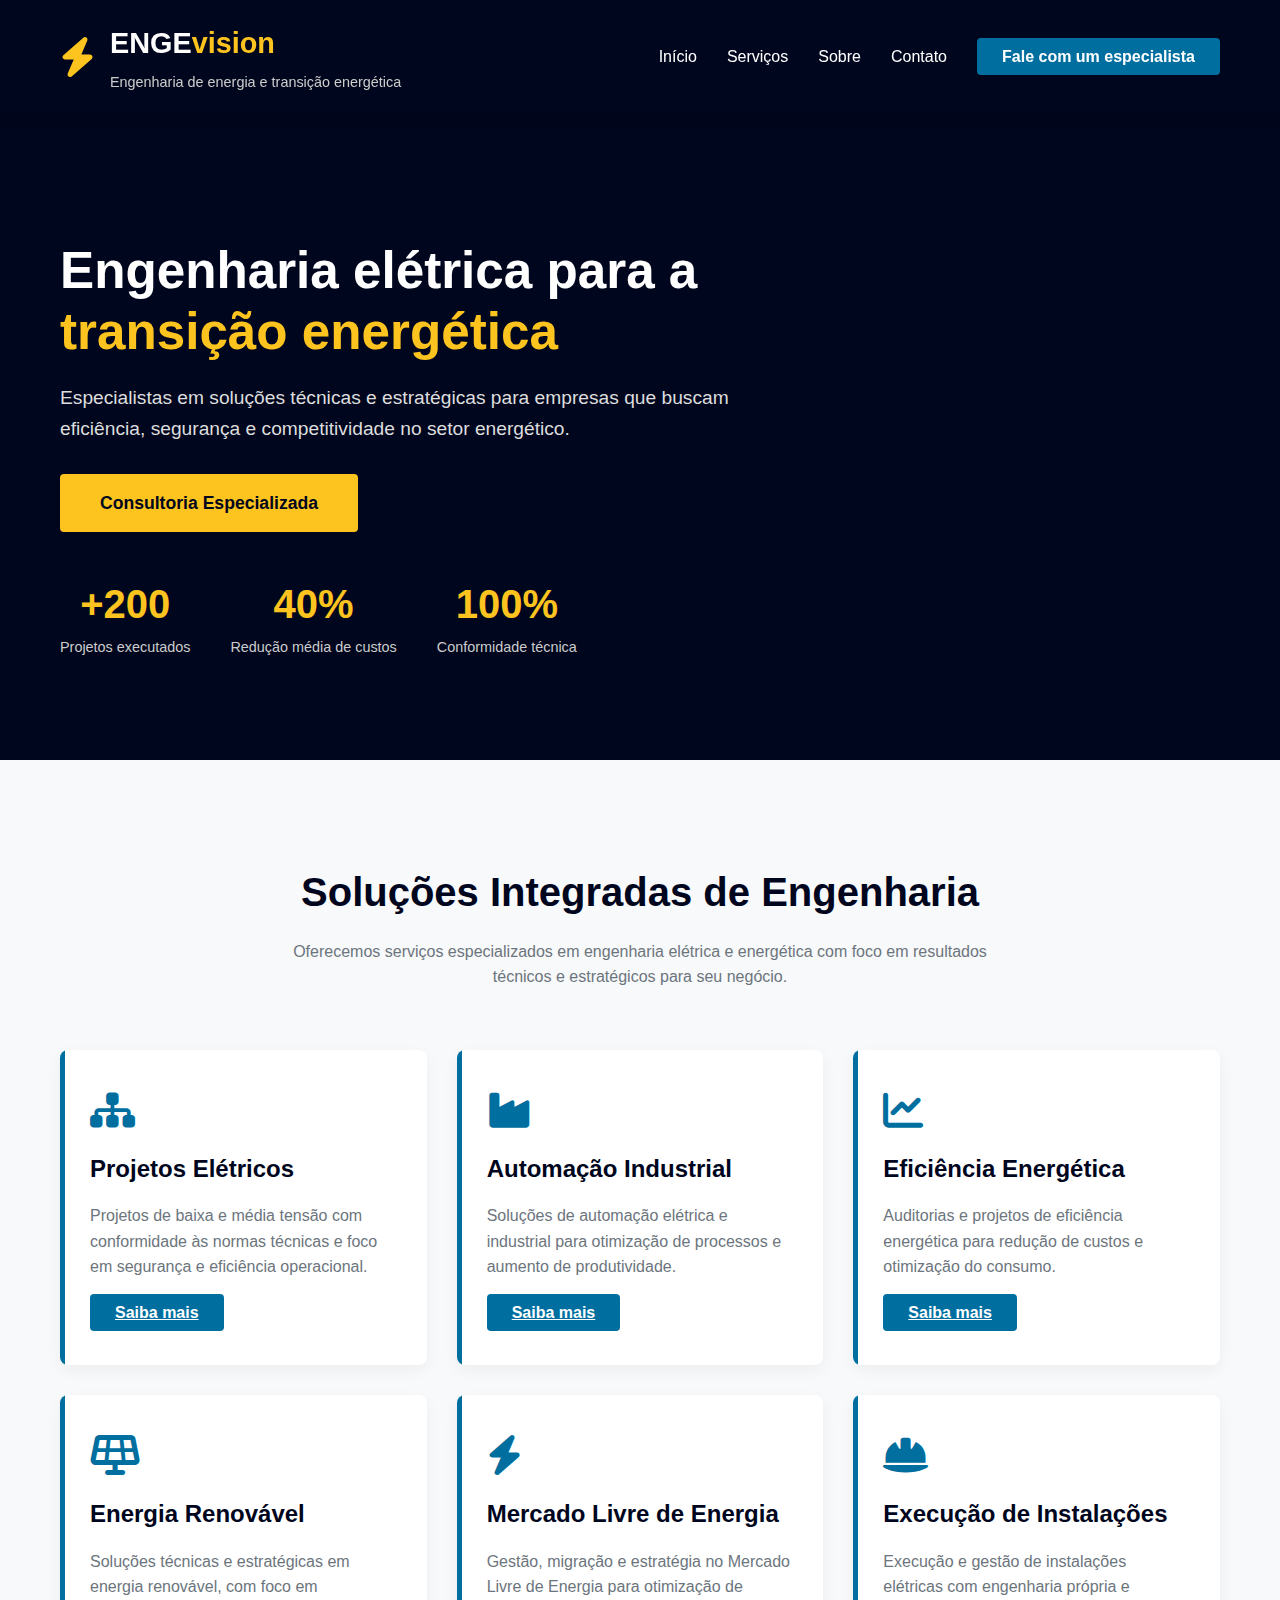
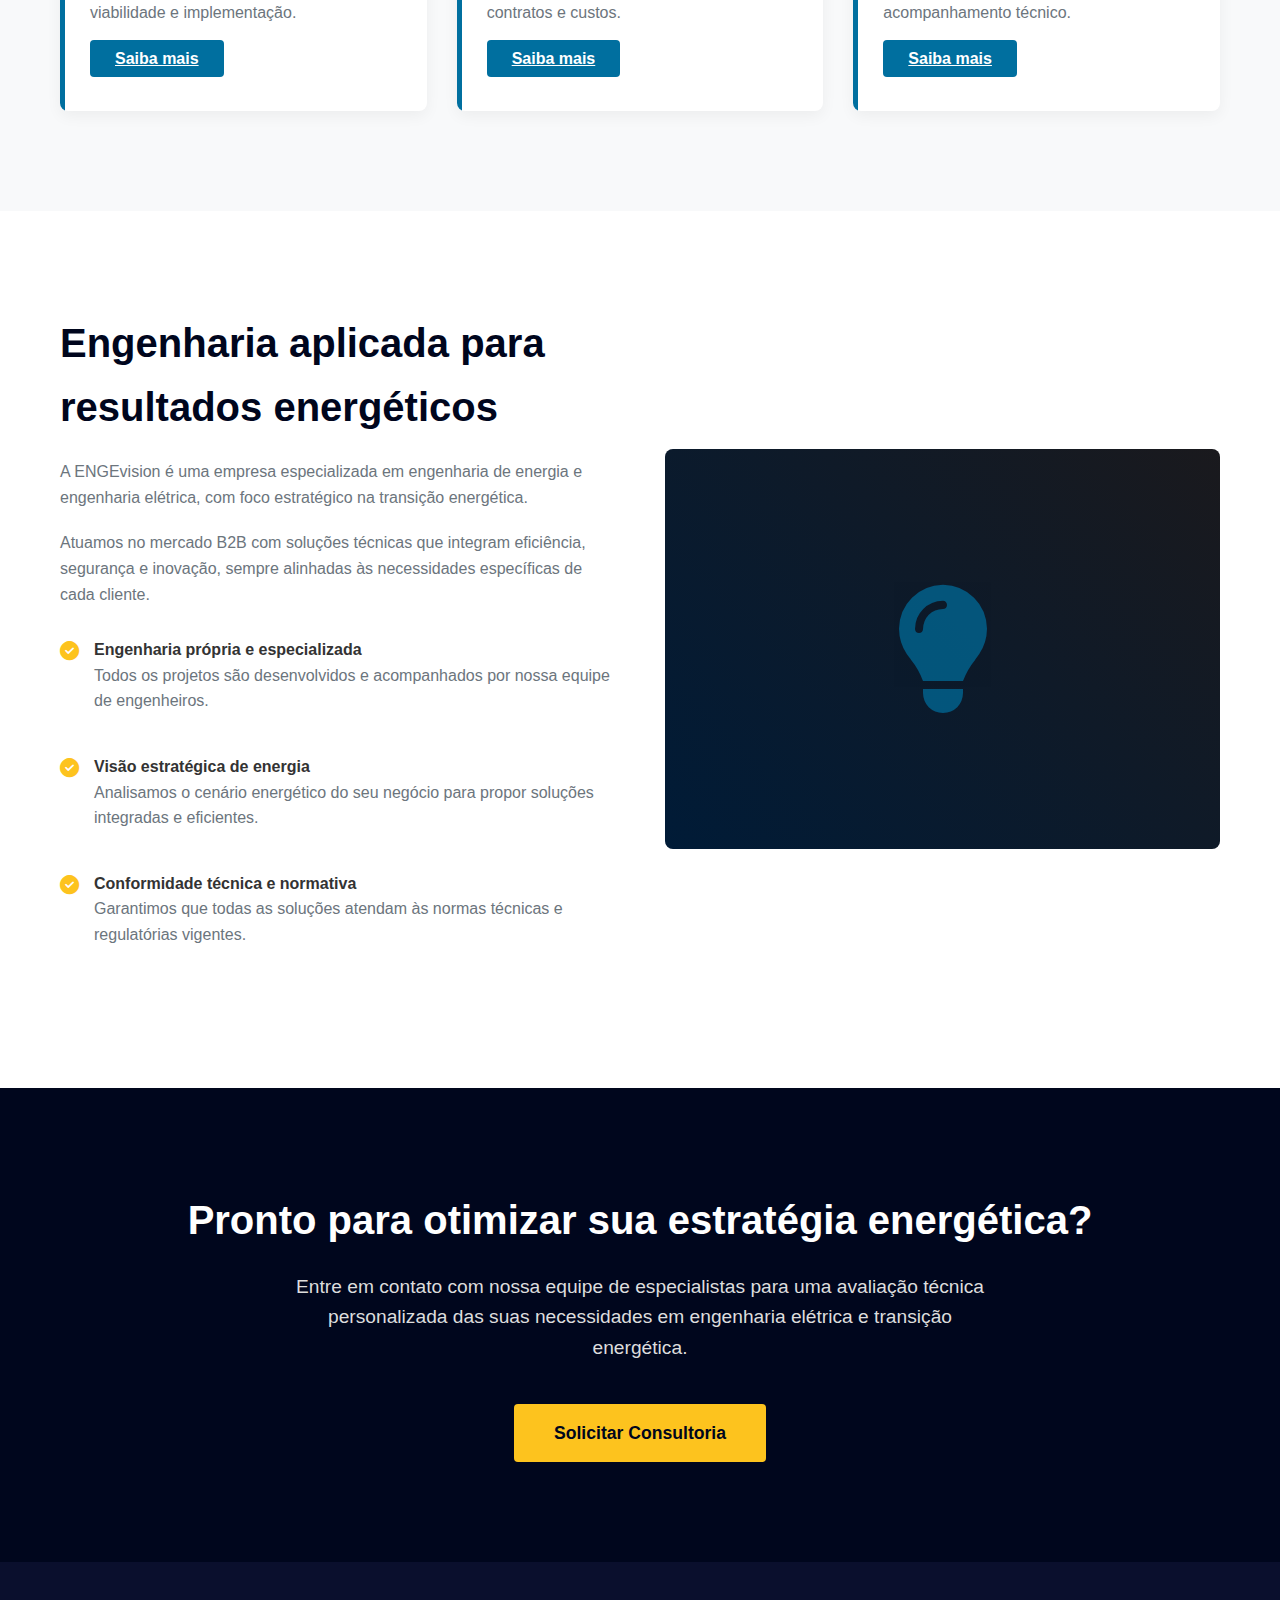
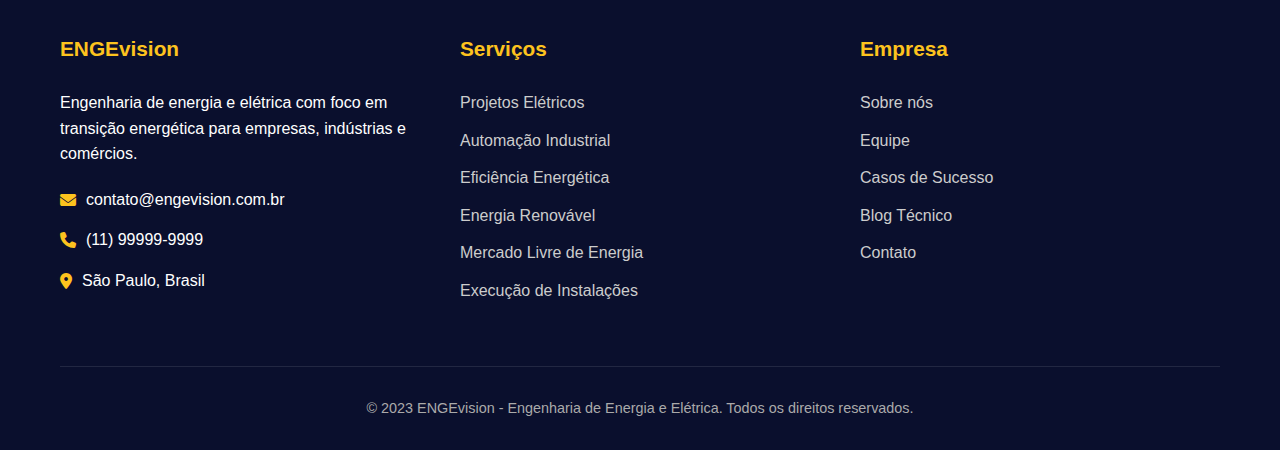
<file: pagina-inicial.html>
<!DOCTYPE html>
<html lang="pt-BR">
<head>
    <meta charset="UTF-8">
    <meta name="viewport" content="width=device-width, initial-scale=1.0">
    <title>ENGEvision | Engenharia de Energia e Transição Energética</title>
    <link rel="stylesheet" href="https://cdnjs.cloudflare.com/ajax/libs/font-awesome/6.4.0/css/all.min.css">
    <style>
        :root {
            --primary-bg: #00061d;
            --primary-blue: #006f9f;
            --energy-yellow: #fdc31e;
            --light-bg: #f8f9fa;
            --text-light: #ffffff;
            --text-dark: #333333;
            --text-gray: #6c757d;
        }
        
        * {
            margin: 0;
            padding: 0;
            box-sizing: border-box;
            font-family: 'Segoe UI', Tahoma, Geneva, Verdana, sans-serif;
        }
        
        body {
            line-height: 1.6;
            color: var(--text-dark);
            background-color: var(--light-bg);
        }
        
        .container {
            width: 100%;
            max-width: 1200px;
            margin: 0 auto;
            padding: 0 20px;
        }
        
        /* Header */
        header {
            background-color: var(--primary-bg);
            padding: 20px 0;
            position: fixed;
            width: 100%;
            top: 0;
            z-index: 1000;
            box-shadow: 0 4px 12px rgba(0, 0, 0, 0.1);
        }
        
        .header-container {
            display: flex;
            justify-content: space-between;
            align-items: center;
        }
        
        .logo {
            display: flex;
            align-items: center;
            gap: 15px;
        }
        
        .logo-icon {
            color: var(--energy-yellow);
            font-size: 2.5rem;
        }
        
        .logo-text {
            color: var(--text-light);
            font-size: 1.8rem;
            font-weight: 700;
        }
        
        .logo-text span {
            color: var(--energy-yellow);
        }
        
        .logo-tagline {
            display: block;
            font-size: 0.9rem;
            font-weight: 300;
            color: #ccc;
            margin-top: 5px;
        }
        
        nav ul {
            display: flex;
            list-style: none;
            gap: 30px;
        }
        
        nav a {
            color: var(--text-light);
            text-decoration: none;
            font-weight: 500;
            font-size: 1rem;
            transition: color 0.3s;
        }
        
        nav a:hover {
            color: var(--energy-yellow);
        }
        
        .cta-button {
            background-color: var(--primary-blue);
            color: var(--text-light);
            padding: 10px 25px;
            border-radius: 4px;
            font-weight: 600;
            transition: all 0.3s;
        }
        
        .cta-button:hover {
            background-color: var(--energy-yellow);
            color: var(--primary-bg);
        }
        
        .mobile-menu-btn {
            display: none;
            background: none;
            border: none;
            color: var(--text-light);
            font-size: 1.5rem;
            cursor: pointer;
        }
        
        /* Hero Section */
        .hero {
            background-color: var(--primary-bg);
            color: var(--text-light);
            padding: 160px 0 100px;
            margin-top: 80px;
            position: relative;
            overflow: hidden;
        }
        
        .hero-bg {
            position: absolute;
            top: 0;
            right: 0;
            height: 100%;
            opacity: 0.1;
            z-index: 0;
        }
        
        .hero-content {
            position: relative;
            z-index: 1;
            max-width: 700px;
        }
        
        .hero h1 {
            font-size: 3.2rem;
            line-height: 1.2;
            margin-bottom: 20px;
        }
        
        .hero h1 span {
            color: var(--energy-yellow);
        }
        
        .hero p {
            font-size: 1.2rem;
            margin-bottom: 30px;
            color: #ddd;
        }
        
        .hero-stats {
            display: flex;
            gap: 40px;
            margin-top: 40px;
        }
        
        .stat-item {
            text-align: center;
        }
        
        .stat-number {
            font-size: 2.5rem;
            font-weight: 700;
            color: var(--energy-yellow);
        }
        
        .stat-label {
            font-size: 0.9rem;
            color: #ccc;
        }
        
        /* Services Section */
        .section-title {
            text-align: center;
            margin-bottom: 60px;
        }
        
        .section-title h2 {
            font-size: 2.5rem;
            color: var(--primary-bg);
            margin-bottom: 15px;
        }
        
        .section-title p {
            color: var(--text-gray);
            max-width: 700px;
            margin: 0 auto;
        }
        
        .services {
            padding: 100px 0;
            background-color: var(--light-bg);
        }
        
        .services-grid {
            display: grid;
            grid-template-columns: repeat(auto-fit, minmax(300px, 1fr));
            gap: 30px;
        }
        
        .service-card {
            background-color: white;
            border-radius: 8px;
            padding: 40px 30px;
            box-shadow: 0 5px 15px rgba(0, 0, 0, 0.05);
            transition: transform 0.3s, box-shadow 0.3s;
            position: relative;
            overflow: hidden;
        }
        
        .service-card:hover {
            transform: translateY(-10px);
            box-shadow: 0 15px 30px rgba(0, 0, 0, 0.1);
        }
        
        .service-card::before {
            content: '';
            position: absolute;
            top: 0;
            left: 0;
            width: 5px;
            height: 100%;
            background-color: var(--primary-blue);
        }
        
        .service-icon {
            font-size: 2.5rem;
            color: var(--primary-blue);
            margin-bottom: 20px;
        }
        
        .service-card h3 {
            font-size: 1.5rem;
            margin-bottom: 15px;
            color: var(--primary-bg);
        }
        
        .service-card p {
            color: var(--text-gray);
            margin-bottom: 20px;
        }
        
        /* About Section */
        .about {
            padding: 100px 0;
            background-color: white;
        }
        
        .about-content {
            display: grid;
            grid-template-columns: 1fr 1fr;
            gap: 50px;
            align-items: center;
        }
        
        .about-text h2 {
            font-size: 2.5rem;
            color: var(--primary-bg);
            margin-bottom: 20px;
        }
        
        .about-text p {
            margin-bottom: 20px;
            color: var(--text-gray);
        }
        
        .about-features {
            margin-top: 30px;
        }
        
        .feature-item {
            display: flex;
            align-items: flex-start;
            margin-bottom: 20px;
        }
        
        .feature-icon {
            color: var(--energy-yellow);
            font-size: 1.2rem;
            margin-right: 15px;
            margin-top: 5px;
        }
        
        .about-image {
            background-color: var(--primary-bg);
            height: 400px;
            border-radius: 8px;
            display: flex;
            align-items: center;
            justify-content: center;
            position: relative;
            overflow: hidden;
        }
        
        .about-image::before {
            content: '';
            position: absolute;
            width: 100%;
            height: 100%;
            background: linear-gradient(45deg, rgba(0, 111, 159, 0.2), rgba(253, 195, 30, 0.1));
        }
        
        .about-image i {
            font-size: 8rem;
            color: var(--primary-blue);
            opacity: 0.7;
        }
        
        /* CTA Section */
        .cta-section {
            padding: 100px 0;
            background-color: var(--primary-bg);
            color: var(--text-light);
            text-align: center;
        }
        
        .cta-section h2 {
            font-size: 2.5rem;
            margin-bottom: 20px;
        }
        
        .cta-section p {
            font-size: 1.2rem;
            margin-bottom: 40px;
            max-width: 700px;
            margin-left: auto;
            margin-right: auto;
            color: #ddd;
        }
        
        .cta-button-large {
            background-color: var(--energy-yellow);
            color: var(--primary-bg);
            padding: 15px 40px;
            border-radius: 4px;
            font-weight: 700;
            font-size: 1.1rem;
            text-decoration: none;
            display: inline-block;
            transition: all 0.3s;
        }
        
        .cta-button-large:hover {
            background-color: white;
            transform: translateY(-5px);
        }
        
        /* Footer */
        footer {
            background-color: #0a0f2d;
            color: var(--text-light);
            padding: 70px 0 30px;
        }
        
        .footer-content {
            display: grid;
            grid-template-columns: repeat(auto-fit, minmax(250px, 1fr));
            gap: 40px;
            margin-bottom: 50px;
        }
        
        .footer-column h3 {
            font-size: 1.3rem;
            margin-bottom: 25px;
            color: var(--energy-yellow);
        }
        
        .footer-column ul {
            list-style: none;
        }
        
        .footer-column ul li {
            margin-bottom: 12px;
        }
        
        .footer-column a {
            color: #ccc;
            text-decoration: none;
            transition: color 0.3s;
        }
        
        .footer-column a:hover {
            color: var(--energy-yellow);
        }
        
        .contact-info {
            margin-top: 20px;
        }
        
        .contact-info div {
            display: flex;
            align-items: center;
            margin-bottom: 15px;
        }
        
        .contact-info i {
            margin-right: 10px;
            color: var(--energy-yellow);
        }
        
        .copyright {
            text-align: center;
            padding-top: 30px;
            border-top: 1px solid rgba(255, 255, 255, 0.1);
            color: #aaa;
            font-size: 0.9rem;
        }
        
        /* Responsive */
        @media (max-width: 992px) {
            .hero h1 {
                font-size: 2.5rem;
            }
            
            .about-content {
                grid-template-columns: 1fr;
            }
        }
        
        @media (max-width: 768px) {
            .header-container {
                flex-wrap: wrap;
            }
            
            nav {
                display: none;
                width: 100%;
                margin-top: 20px;
            }
            
            nav.active {
                display: block;
            }
            
            nav ul {
                flex-direction: column;
                gap: 15px;
            }
            
            .mobile-menu-btn {
                display: block;
            }
            
            .hero {
                padding: 150px 0 80px;
            }
            
            .hero h1 {
                font-size: 2.2rem;
            }
            
            .hero-stats {
                flex-wrap: wrap;
                gap: 20px;
            }
        }
        
        @media (max-width: 576px) {
            .section-title h2 {
                font-size: 2rem;
            }
            
            .service-card {
                padding: 30px 20px;
            }
        }
    </style>
</head>
<body>
    <!-- Header -->
    <header>
        <div class="container header-container">
            <div class="logo">
                <i class="fas fa-bolt logo-icon"></i>
                <div>
                    <div class="logo-text">ENGE<span>vision</span></div>
                    <div class="logo-tagline">Engenharia de energia e transição energética</div>
                </div>
            </div>
            
            <button class="mobile-menu-btn" id="mobileMenuBtn">
                <i class="fas fa-bars"></i>
            </button>
            
            <nav id="mainNav">
                <ul>
                    <li><a href="#home">Início</a></li>
                    <li><a href="#services">Serviços</a></li>
                    <li><a href="#about">Sobre</a></li>
                    <li><a href="#contact">Contato</a></li>
                    <li><a href="#" class="cta-button">Fale com um especialista</a></li>
                </ul>
            </nav>
        </div>
    </header>

    <!-- Hero Section -->
    <section class="hero" id="home">
        <div class="container">
            <div class="hero-content">
                <h1>Engenharia elétrica para a <span>transição energética</span></h1>
                <p>Especialistas em soluções técnicas e estratégicas para empresas que buscam eficiência, segurança e competitividade no setor energético.</p>
                <a href="#contact" class="cta-button-large">Consultoria Especializada</a>
                
                <div class="hero-stats">
                    <div class="stat-item">
                        <div class="stat-number">+200</div>
                        <div class="stat-label">Projetos executados</div>
                    </div>
                    <div class="stat-item">
                        <div class="stat-number">40%</div>
                        <div class="stat-label">Redução média de custos</div>
                    </div>
                    <div class="stat-item">
                        <div class="stat-number">100%</div>
                        <div class="stat-label">Conformidade técnica</div>
                    </div>
                </div>
            </div>
        </div>
    </section>

    <!-- Services Section -->
    <section class="services" id="services">
        <div class="container">
            <div class="section-title">
                <h2>Soluções Integradas de Engenharia</h2>
                <p>Oferecemos serviços especializados em engenharia elétrica e energética com foco em resultados técnicos e estratégicos para seu negócio.</p>
            </div>
            
            <div class="services-grid">
                <div class="service-card">
                    <i class="fas fa-sitemap service-icon"></i>
                    <h3>Projetos Elétricos</h3>
                    <p>Projetos de baixa e média tensão com conformidade às normas técnicas e foco em segurança e eficiência operacional.</p>
                    <a href="#" class="cta-button">Saiba mais</a>
                </div>
                
                <div class="service-card">
                    <i class="fas fa-industry service-icon"></i>
                    <h3>Automação Industrial</h3>
                    <p>Soluções de automação elétrica e industrial para otimização de processos e aumento de produtividade.</p>
                    <a href="#" class="cta-button">Saiba mais</a>
                </div>
                
                <div class="service-card">
                    <i class="fas fa-chart-line service-icon"></i>
                    <h3>Eficiência Energética</h3>
                    <p>Auditorias e projetos de eficiência energética para redução de custos e otimização do consumo.</p>
                    <a href="#" class="cta-button">Saiba mais</a>
                </div>
                
                <div class="service-card">
                    <i class="fas fa-solar-panel service-icon"></i>
                    <h3>Energia Renovável</h3>
                    <p>Soluções técnicas e estratégicas em energia renovável, com foco em viabilidade e implementação.</p>
                    <a href="#" class="cta-button">Saiba mais</a>
                </div>
                
                <div class="service-card">
                    <i class="fas fa-bolt service-icon"></i>
                    <h3>Mercado Livre de Energia</h3>
                    <p>Gestão, migração e estratégia no Mercado Livre de Energia para otimização de contratos e custos.</p>
                    <a href="#" class="cta-button">Saiba mais</a>
                </div>
                
                <div class="service-card">
                    <i class="fas fa-hard-hat service-icon"></i>
                    <h3>Execução de Instalações</h3>
                    <p>Execução e gestão de instalações elétricas com engenharia própria e acompanhamento técnico.</p>
                    <a href="#" class="cta-button">Saiba mais</a>
                </div>
            </div>
        </div>
    </section>

    <!-- About Section -->
    <section class="about" id="about">
        <div class="container">
            <div class="about-content">
                <div class="about-text">
                    <h2>Engenharia aplicada para resultados energéticos</h2>
                    <p>A ENGEvision é uma empresa especializada em engenharia de energia e engenharia elétrica, com foco estratégico na transição energética.</p>
                    <p>Atuamos no mercado B2B com soluções técnicas que integram eficiência, segurança e inovação, sempre alinhadas às necessidades específicas de cada cliente.</p>
                    
                    <div class="about-features">
                        <div class="feature-item">
                            <i class="fas fa-check-circle feature-icon"></i>
                            <div>
                                <h4>Engenharia própria e especializada</h4>
                                <p>Todos os projetos são desenvolvidos e acompanhados por nossa equipe de engenheiros.</p>
                            </div>
                        </div>
                        
                        <div class="feature-item">
                            <i class="fas fa-check-circle feature-icon"></i>
                            <div>
                                <h4>Visão estratégica de energia</h4>
                                <p>Analisamos o cenário energético do seu negócio para propor soluções integradas e eficientes.</p>
                            </div>
                        </div>
                        
                        <div class="feature-item">
                            <i class="fas fa-check-circle feature-icon"></i>
                            <div>
                                <h4>Conformidade técnica e normativa</h4>
                                <p>Garantimos que todas as soluções atendam às normas técnicas e regulatórias vigentes.</p>
                            </div>
                        </div>
                    </div>
                </div>
                
                <div class="about-image">
                    <i class="fas fa-lightbulb"></i>
                </div>
            </div>
        </div>
    </section>

    <!-- CTA Section -->
    <section class="cta-section" id="contact">
        <div class="container">
            <h2>Pronto para otimizar sua estratégia energética?</h2>
            <p>Entre em contato com nossa equipe de especialistas para uma avaliação técnica personalizada das suas necessidades em engenharia elétrica e transição energética.</p>
            <a href="mailto:contato@engevision.com.br" class="cta-button-large">Solicitar Consultoria</a>
        </div>
    </section>

    <!-- Footer -->
    <footer>
        <div class="container">
            <div class="footer-content">
                <div class="footer-column">
                    <h3>ENGEvision</h3>
                    <p>Engenharia de energia e elétrica com foco em transição energética para empresas, indústrias e comércios.</p>
                    <div class="contact-info">
                        <div>
                            <i class="fas fa-envelope"></i>
                            <span>contato@engevision.com.br</span>
                        </div>
                        <div>
                            <i class="fas fa-phone"></i>
                            <span>(11) 99999-9999</span>
                        </div>
                        <div>
                            <i class="fas fa-map-marker-alt"></i>
                            <span>São Paulo, Brasil</span>
                        </div>
                    </div>
                </div>
                
                <div class="footer-column">
                    <h3>Serviços</h3>
                    <ul>
                        <li><a href="#">Projetos Elétricos</a></li>
                        <li><a href="#">Automação Industrial</a></li>
                        <li><a href="#">Eficiência Energética</a></li>
                        <li><a href="#">Energia Renovável</a></li>
                        <li><a href="#">Mercado Livre de Energia</a></li>
                        <li><a href="#">Execução de Instalações</a></li>
                    </ul>
                </div>
                
                <div class="footer-column">
                    <h3>Empresa</h3>
                    <ul>
                        <li><a href="#about">Sobre nós</a></li>
                        <li><a href="#">Equipe</a></li>
                        <li><a href="#">Casos de Sucesso</a></li>
                        <li><a href="#">Blog Técnico</a></li>
                        <li><a href="#">Contato</a></li>
                    </ul>
                </div>
            </div>
            
            <div class="copyright">
                <p>&copy; 2023 ENGEvision - Engenharia de Energia e Elétrica. Todos os direitos reservados.</p>
            </div>
        </div>
    </footer>

    <script>
        // Mobile menu toggle
        const mobileMenuBtn = document.getElementById('mobileMenuBtn');
        const mainNav = document.getElementById('mainNav');
        
        mobileMenuBtn.addEventListener('click', () => {
            mainNav.classList.toggle('active');
            
            // Change icon
            const icon = mobileMenuBtn.querySelector('i');
            if (icon.classList.contains('fa-bars')) {
                icon.classList.remove('fa-bars');
                icon.classList.add('fa-times');
            } else {
                icon.classList.remove('fa-times');
                icon.classList.add('fa-bars');
            }
        });
        
        // Smooth scrolling for anchor links
        document.querySelectorAll('a[href^="#"]').forEach(anchor => {
            anchor.addEventListener('click', function(e) {
                e.preventDefault();
                
                const targetId = this.getAttribute('href');
                if (targetId === '#') return;
                
                const targetElement = document.querySelector(targetId);
                if (targetElement) {
                    // Close mobile menu if open
                    if (mainNav.classList.contains('active')) {
                        mainNav.classList.remove('active');
                        const icon = mobileMenuBtn.querySelector('i');
                        icon.classList.remove('fa-times');
                        icon.classList.add('fa-bars');
                    }
                    
                    window.scrollTo({
                        top: targetElement.offsetTop - 80,
                        behavior: 'smooth'
                    });
                }
            });
        });
    </script>
</body>
</html>
</file>
